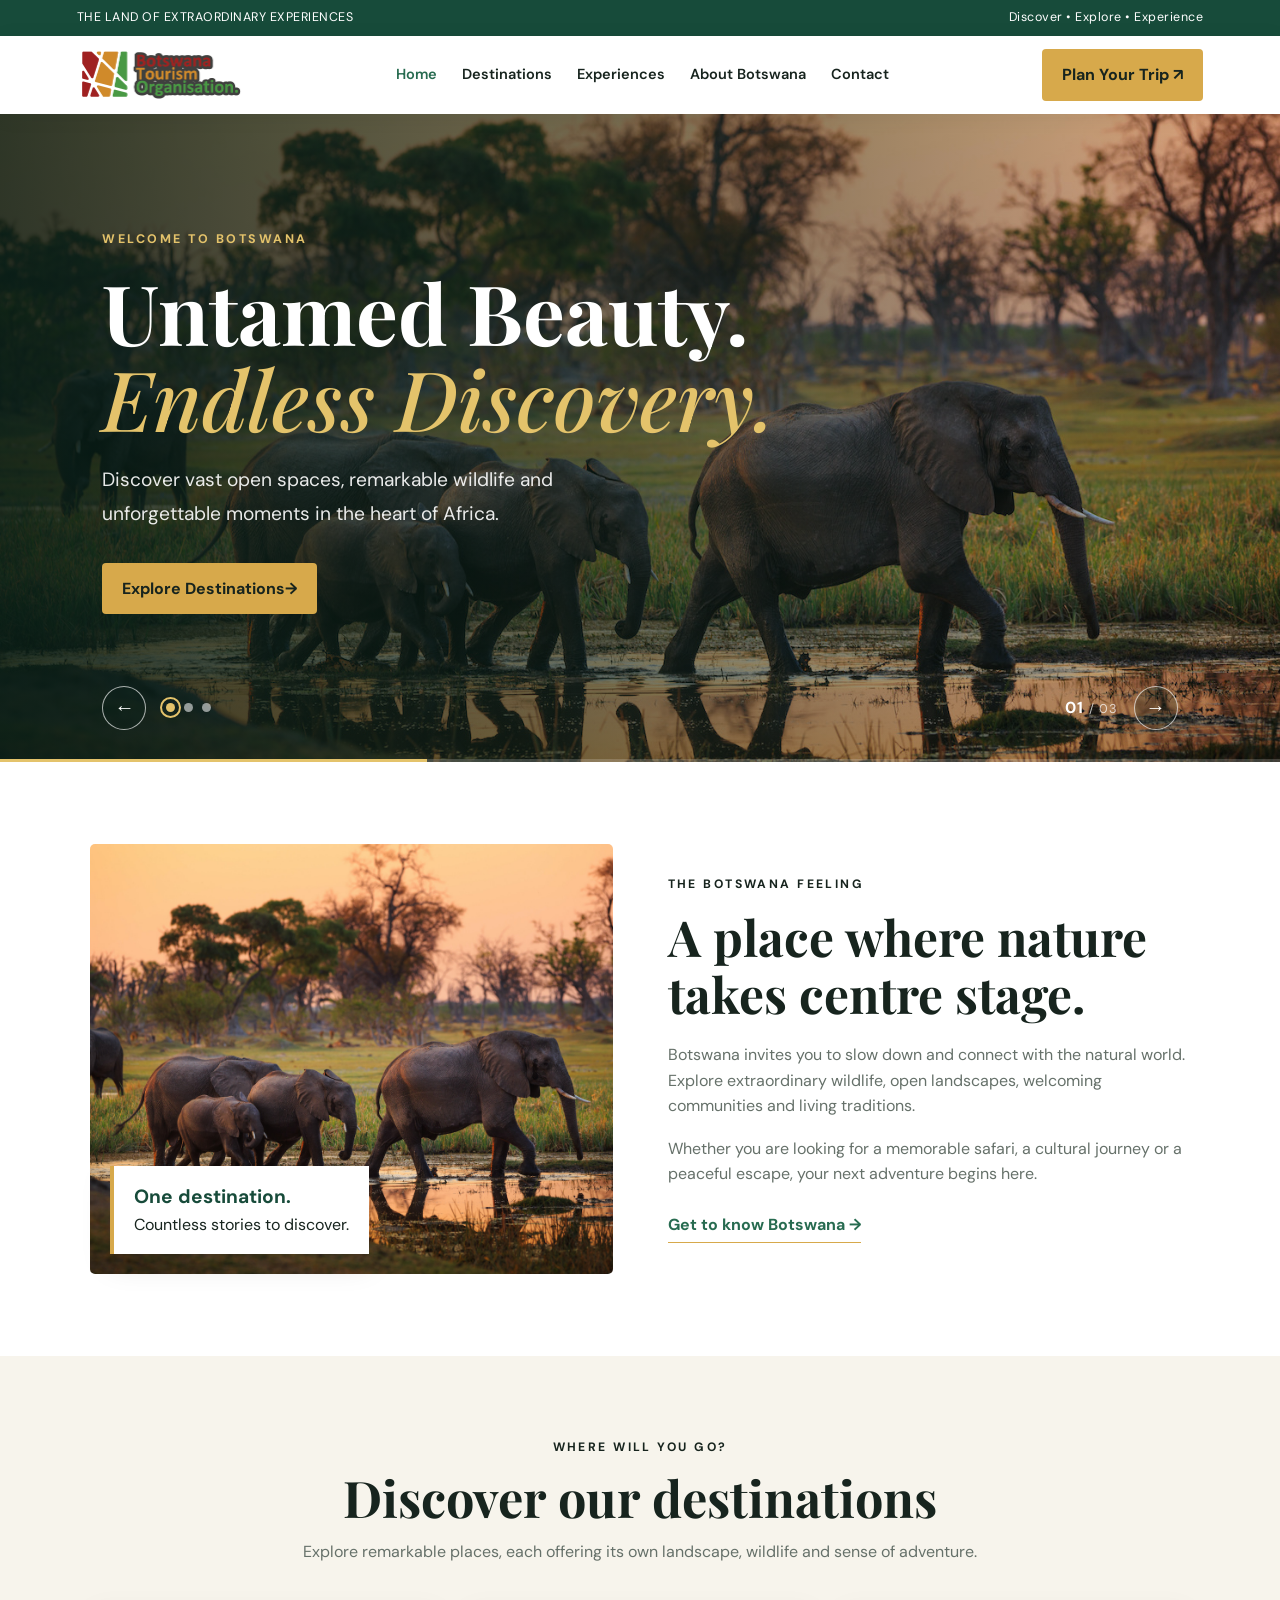
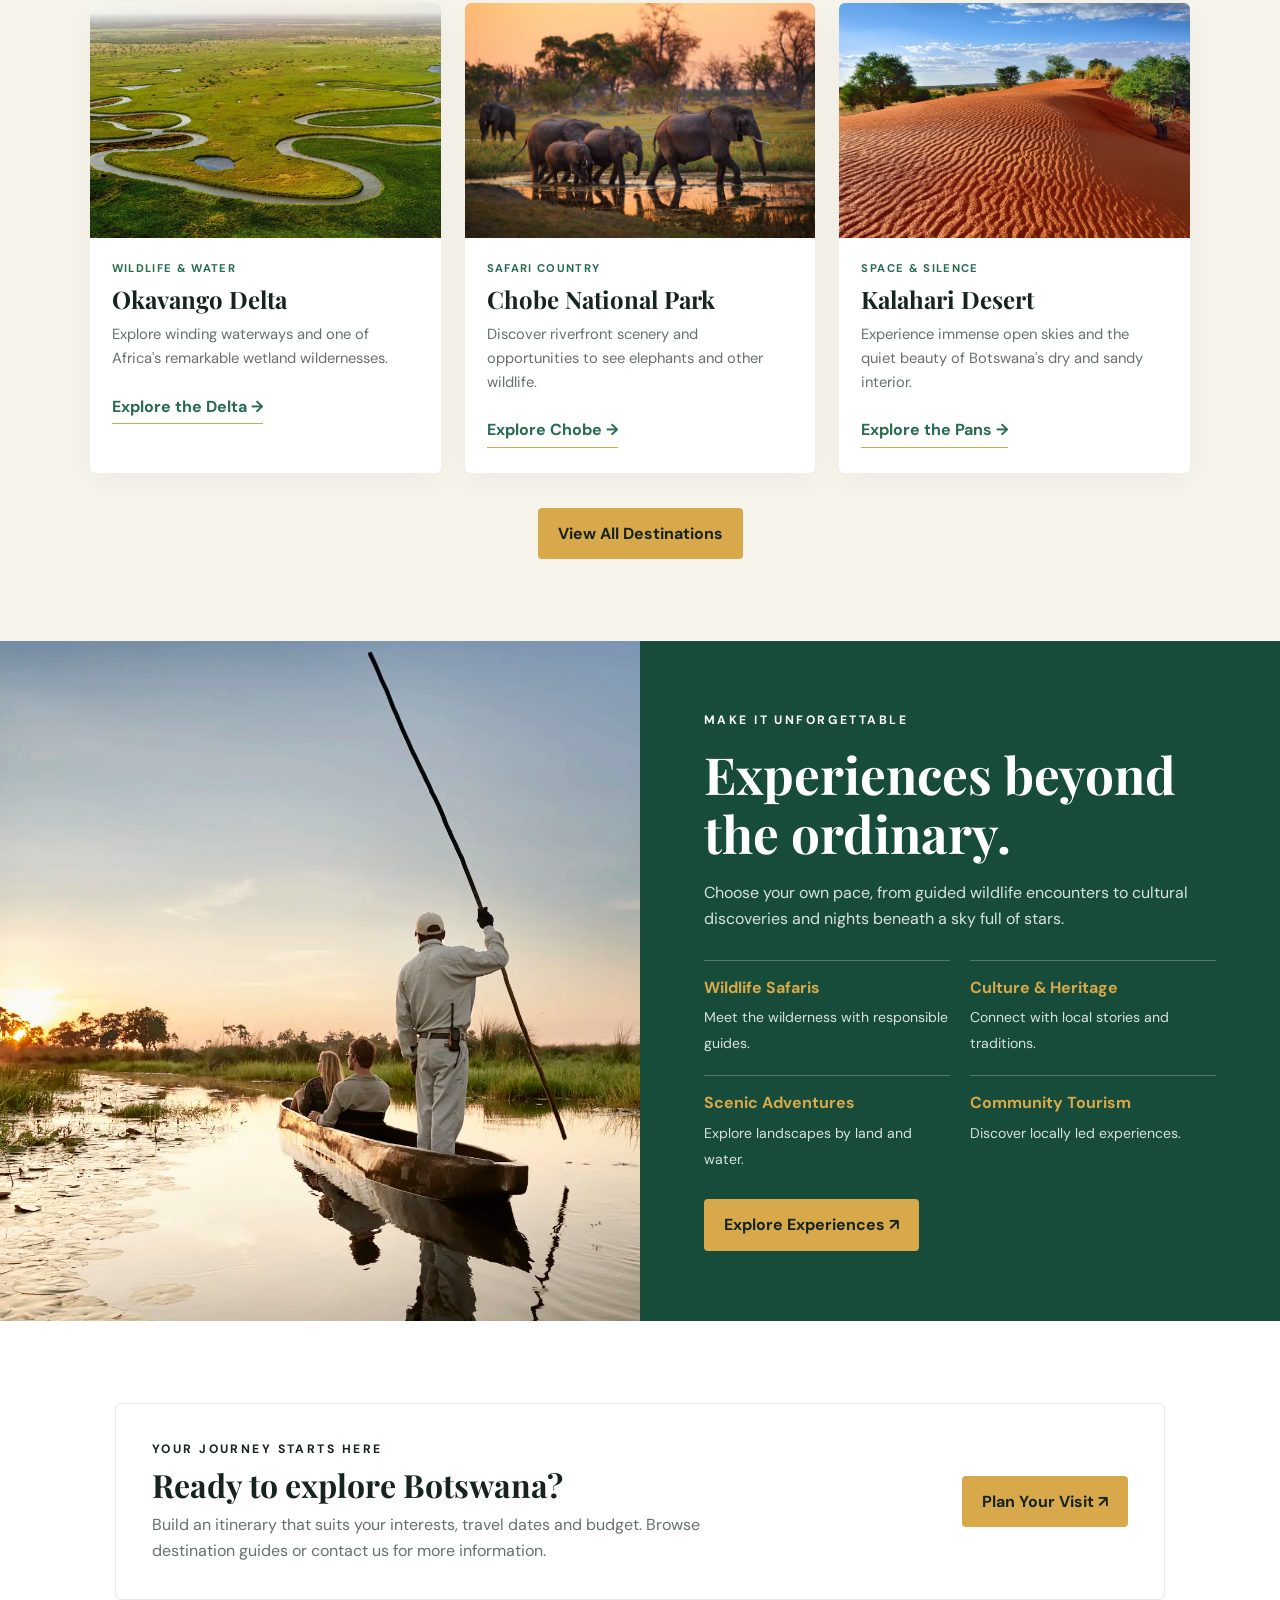
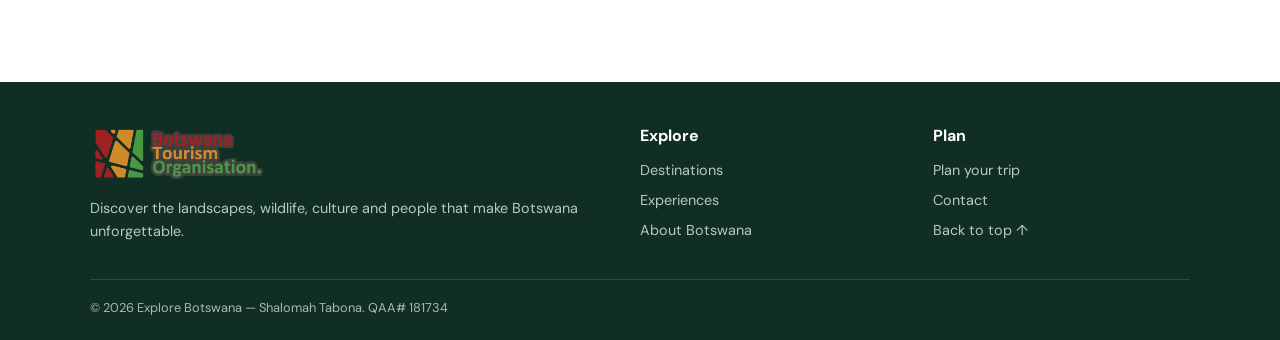
<file: index.html>
<!DOCTYPE html>
<html lang="en">
<head>
  <meta charset="UTF-8">
  <meta name="viewport" content="width=device-width, initial-scale=1.0">
  <meta name="description" content="Discover Botswana's wildlife, landscapes, culture and destinations.">
  <title>Explore Botswana | Home</title>
  <link rel="preconnect" href="https://fonts.googleapis.com">
  <link rel="preconnect" href="https://fonts.gstatic.com" crossorigin>
  <link href="https://fonts.googleapis.com/css2?family=DM+Sans:wght@400;500;600;700&family=Playfair+Display:wght@600;700&display=swap" rel="stylesheet">
  <link rel="stylesheet" href="css/style.css">
  <script src="js/main.js" defer>
    
  </script>
   <style>
    .brand { display: inline-flex; align-items: center; text-decoration: none; }
    .brand-logo { display: block; width: auto; height: 52px; max-width: 230px; object-fit: contain; }
    .brand-footer .brand-logo { height: 55px; max-width: 240px; }
    @media (max-width: 600px) {
      .brand-logo { height: 42px; max-width: 185px; }
      .brand-footer .brand-logo { height: 45px; max-width: 200px; }
    }
  </style>
</head>
<body>
  <div class="topline"><span>THE LAND OF EXTRAORDINARY EXPERIENCES</span><span>Discover • Explore • Experience</span>
  </div>
  <header class="site-header">
    <div class="nav-wrap">
      <a class="brand" href="index.html">
  <img src="images/logo.png" alt="Botswana Tourism Organisation"
       class="brand-logo">
</a>
      <button class="menu-toggle" aria-label="Toggle navigation" aria-expanded="false">☰</button>
      <nav class="site-nav">
        <a class="active" href="index.html">Home</a>
        <a href="pages/destinations.html">Destinations</a>
        <a href="pages/experiences.html">Experiences</a>
        <a href="pages/about.html">About Botswana</a>
        <a href="pages/contact.html">Contact</a>
      </nav>
      <a class="nav-cta" href="pages/contact.html">Plan Your Trip ↗</a>
    </div>
  </header>
  <main>  
  <section class="hero-slider" aria-label="Featured Botswana experiences">
      <div class="hero-slide active" data-slide="0" style="--hero-image: url('../images/Elephant-from-Botswana.jpg');">
        <div class="hero-overlay"></div>
        <div class="hero-content">
          <p class="eyebrow">WELCOME TO BOTSWANA</p>
          <h1>Untamed Beauty.<br><em>Endless Discovery.</em></h1>
          <p class="hero-description">Discover vast open spaces, remarkable wildlife and unforgettable moments in the heart of Africa.</p>
          <a class="btn btn-primary" href="pages/destinations.html">Explore Destinations <span aria-hidden="true">→</span></a>
        </div>

    </div>
    <div class="hero-slide" data-slide="1" style="--hero-image: url('../images/43610_okavango_delta_park_mokoro_yellow_zebra_safaris.webp');">
        <div class="hero-overlay"></div>
        <div class="hero-content">
          <p class="eyebrow">THE JEWEL OF THE KALAHARI</p>
          <h1>Discover the<br><em>Okavango Delta.</em></h1>
          <p class="hero-description">Glide through winding waterways and explore a living oasis filled with extraordinary wildlife.</p>
          <a class="btn btn-primary" href="pages/destinations.html">Discover More <span aria-hidden="true">→</span></a>
        </div>
    </div>
    <div class="hero-slide" data-slide="2" style="--hero-image: url('../images/meerkats-jacks-camp-makgadikgadi-pans-botswana-safari.jpg');">
        <div class="hero-overlay"></div>
        <div class="hero-content">
          <p class="eyebrow">CULTURE • HERITAGE • COMMUNITY</p>
          <h1>Feel the Spirit<br><em>of Botswana.</em></h1>
          <p class="hero-description">Meet welcoming communities, discover local traditions and experience the stories that make Botswana unique.</p>
          <a class="btn btn-primary" href="pages/experiences.html">Explore Experiences <span aria-hidden="true">→</span></a>
        </div>
    </div>
    <div class="hero-controls">
      <button class="slider-arrow slider-prev" type="button" aria-label="Previous slide">←</button>
      <div class="slider-dots" role="group" aria-label="Choose a slide">
        <button class="slider-dot active" type="button" aria-label="Go to slide 1" aria-pressed="true"></button>
        <button class="slider-dot" type="button" aria-label="Go to slide 2" aria-pressed="false"></button>
        <button class="slider-dot" type="button" aria-label="Go to slide 3" aria-pressed="false"></button>
      </div>
      <span class="slide-count"><strong id="current-slide">01</strong> / 03</span>
      <button class="slider-arrow slider-next" type="button" aria-label="Next slide">→</button>
    </div>
    <div class="hero-progress" aria-hidden="true"><span></span></div>
  </section>

    <section class="section">
      <div class="intro-grid">
        <div class="photo-panel photo-intro">
          <div class="photo-note">
            <strong>One destination.</strong>
            <span>Countless stories to discover.</span>
          </div></div>
        <div class="intro-copy">
          <div class="eyebrow">The Botswana feeling</div>
          <h2>A place where nature takes centre stage.</h2>
          <p>Botswana invites you to slow down and connect with the natural world. Explore extraordinary wildlife, open landscapes, welcoming communities and living traditions.</p>
          <p>Whether you are looking for a memorable safari, a cultural journey or a peaceful escape, your next adventure begins here.</p><a class="text-link" href="pages/about.html">Get to know Botswana →</a>
        </div>
      </div>
    </section>
    <section class="section section-cream">
      <div class="section-head"><div class="eyebrow">Where will you go?</div><h2>Discover our destinations</h2><p>Explore remarkable places, each offering its own landscape, wildlife and sense of adventure.</p>
    </div>
      <div class="cards">
        <article class="destination-card"><img src="images/Okavango Land.png" alt="African wildlife safari"><div class="card-body"><div class="card-meta">Wildlife & water</div><h3>Okavango Delta</h3><p>Explore winding waterways and one of Africa's remarkable wetland wildernesses.</p><a class="text-link" href="pages/destinations.html#okavango">Explore the Delta →</a></div></article>
        <article class="destination-card"><img src="images/Elephant-from-Botswana.jpg" alt="Elephants in the wild"><div class="card-body"><div class="card-meta">Safari country</div><h3>Chobe National Park</h3><p>Discover riverfront scenery and opportunities to see elephants and other wildlife.</p><a class="text-link" href="pages/destinations.html#chobe">Explore Chobe →</a></div></article>
        <article class="destination-card"><img src="images/Kalahari desert sands landscape.jpg" alt="Desert landscape"><div class="card-body"><div class="card-meta">Space & silence</div><h3>Kalahari Desert</h3><p>Experience immense open skies and the quiet beauty of Botswana's dry and sandy interior.</p><a class="text-link" href="pages/destinations.html#makgadikgadi">Explore the Pans →</a></div></article>
      </div>
      <div class="center-action"><a class="btn" href="pages/destinations.html">View All Destinations</a>
      </div>
    </section>
    <section class="experience-band"><div class="photo-panel photo-experience">
    </div><div class="experience-copy"><div class="eyebrow">Make it unforgettable</div>
    <h2>Experiences beyond the ordinary.</h2><p>Choose your own pace, from guided wildlife encounters to cultural discoveries and nights beneath a sky full of stars.</p>
    <div class="features"><div class="feature"><strong>Wildlife Safaris</strong><span>Meet the wilderness with responsible guides.</span></div><div class="feature"><strong>Culture & Heritage</strong><span>Connect with local stories and traditions.</span></div><div class="feature"><strong>Scenic Adventures</strong><span>Explore landscapes by land and water.</span></div><div class="feature"><strong>Community Tourism</strong><span>Discover locally led experiences.</span></div></div><a class="btn" href="pages/experiences.html">Explore Experiences ↗</a></div></section>
    <section class="section"><div class="plan-box"><div><div class="eyebrow">Your journey starts here</div><h2>Ready to explore Botswana?</h2><p>Build an itinerary that suits your interests, travel dates and budget. Browse destination guides or contact us for more information.</p></div><a class="btn" href="pages/contact.html">Plan Your Visit ↗</a></div></section>
  </main>
  <footer class="site-footer">
    <div class="footer-grid">
      <div>
       <a class="brand brand-footer" href="index.html" aria-label="Botswana Tourism Organisation home">
          <img src="images/logo.png" alt="Botswana Tourism Organisation" class="brand-logo">
        </a>
        <p>Discover the landscapes, wildlife, culture and people that make Botswana unforgettable.</p>
    </div>
        <div>
        	<h3>Explore</h3>
        	<a href="pages/destinations.html">Destinations</a>
        	<a href="pages/experiences.html">Experiences</a>
        	<a href="pages/about.html">About Botswana</a>
        </div>
        <div>
        	<h3>Plan</h3>
        	<a href="pages/contact.html">Plan your trip</a>
        	<a href="pages/contact.html">Contact</a>
        	<a href="#top">Back to top ↑</a>
       </div>
    </div>
        <div class="copyright">© 2026 Explore Botswana — Shalomah Tabona. QAA# 181734 </div></footer>
</body>
</html>
</file>
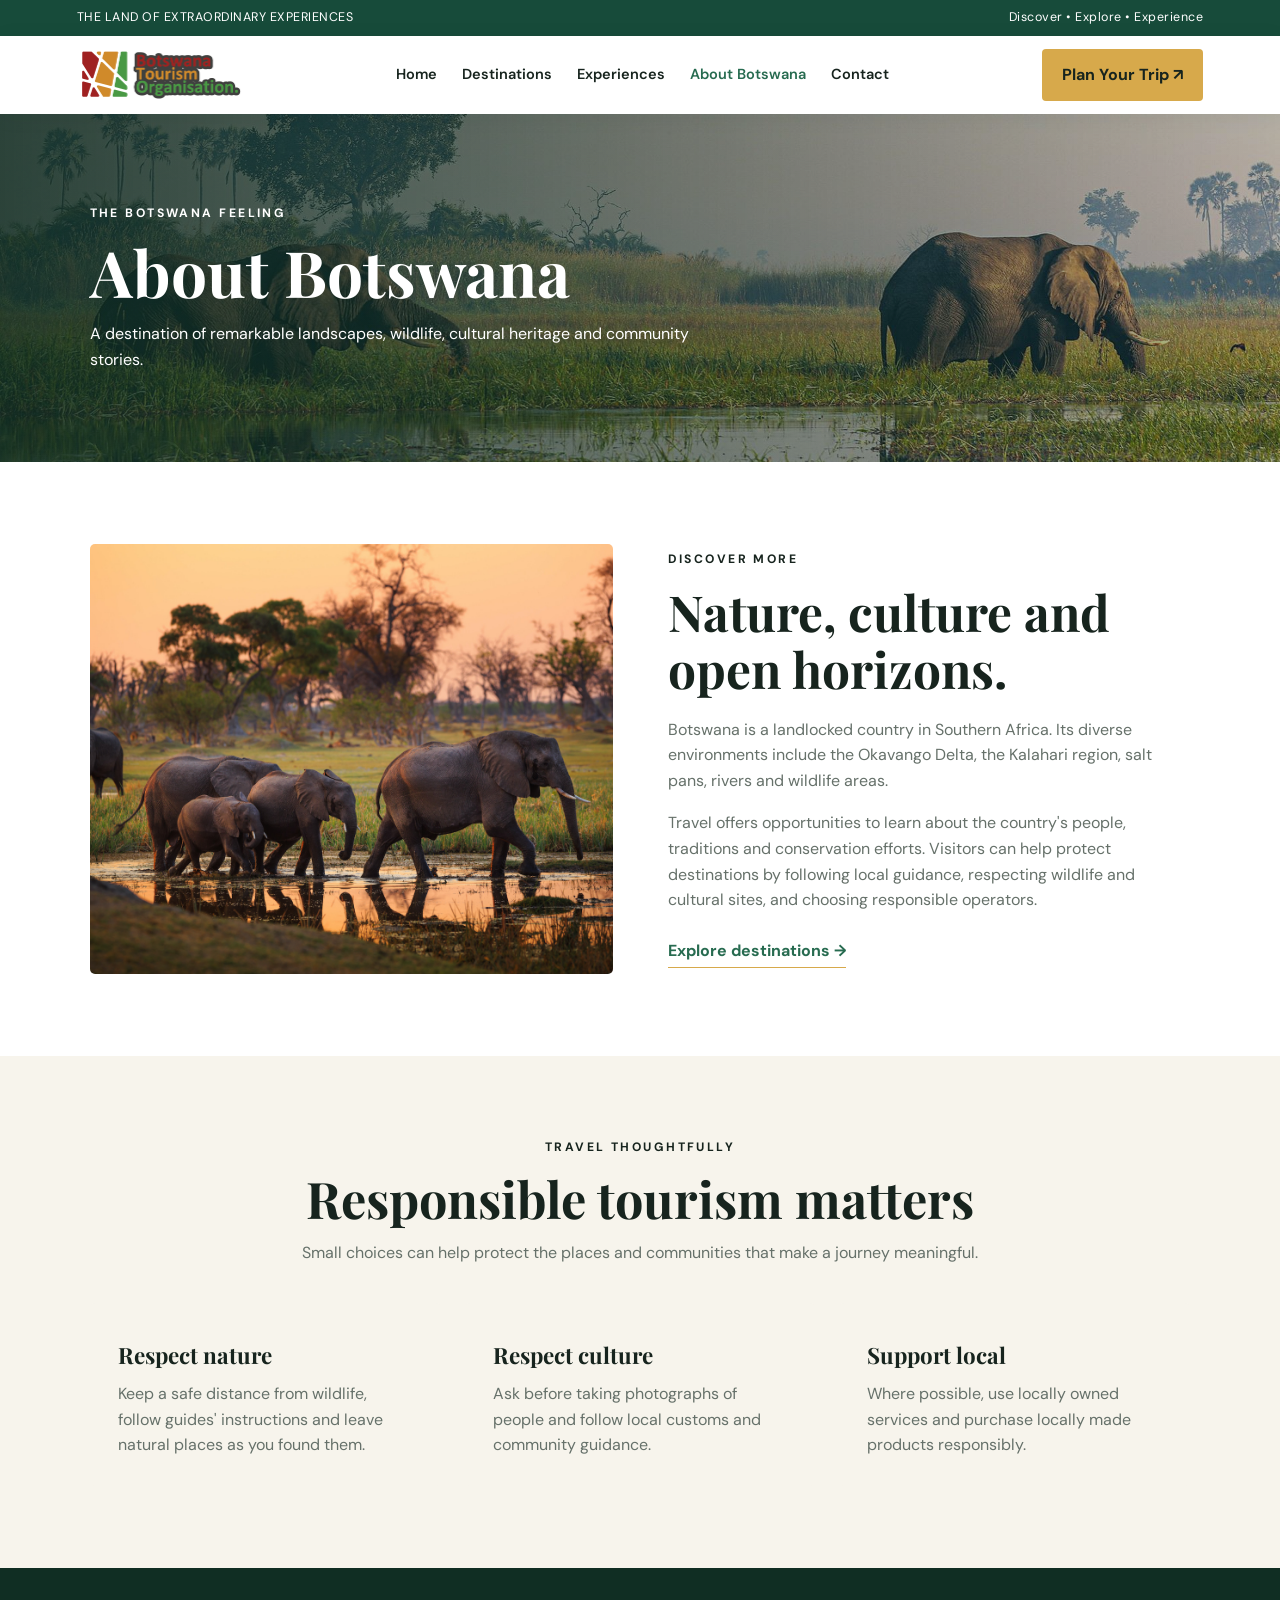
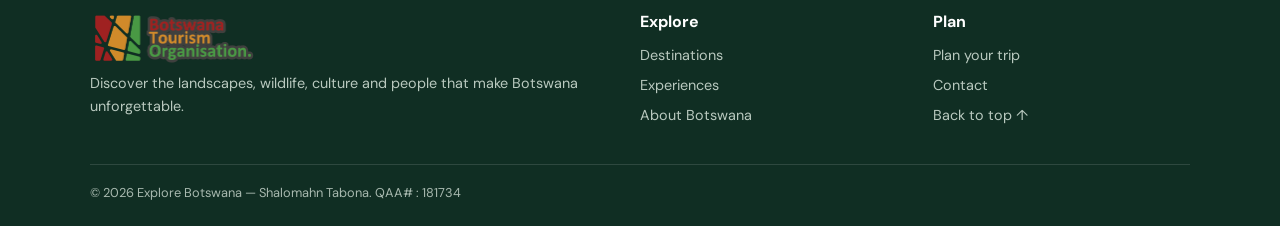
<file: pages/about.html>
<!DOCTYPE html>
<html lang="en"><head><meta charset="UTF-8"><meta name="viewport" content="width=device-width, initial-scale=1.0">
<meta name="description" content="About Botswana - Explore Botswana tourism website.">
<title>About Botswana | Explore Botswana</title>
<link rel="preconnect" href="https://fonts.googleapis.com">
<link rel="preconnect" href="https://fonts.gstatic.com" crossorigin>
<link href="https://fonts.googleapis.com/css2?family=DM+Sans:wght@400;500;600;700&family=Playfair+Display:wght@600;700&display=swap" rel="stylesheet">
<link rel="stylesheet" href="../css/style.css">
<script src="../js/main.js" defer>
</script>
  <style>
    .brand { display: inline-flex; align-items: center; text-decoration: none; }
    .brand-logo { display: block; width: auto; height: 52px; max-width: 230px; object-fit: contain; }
    .brand-footer .brand-logo { height: 55px; max-width: 240px; }
    @media (max-width: 600px) {
      .brand-logo { height: 42px; max-width: 185px; }
      .brand-footer .brand-logo { height: 45px; max-width: 200px; }
    }
  </style>
</head>
<body>
<div class="topline"><span>THE LAND OF EXTRAORDINARY EXPERIENCES</span><span>Discover • Explore • Experience</span>
</div>
<header class="site-header">
	<div class="nav-wrap">
      <a class="brand" href="../index.html">
  <img src="../images/logo.png" alt="Botswana Tourism Organisation"
       class="brand-logo">
  </a>
<button class="menu-toggle" aria-label="Toggle navigation" aria-expanded="false">☰</button><nav class="site-nav"><a class="" href="../index.html">Home</a>
<a class="" href="destinations.html">Destinations</a>
<a class="" href="experiences.html">Experiences</a>
<a class="active" href="about.html">About Botswana</a>
<a class="" href="contact.html">Contact</a>
</nav>
<a class="nav-cta" href="contact.html">Plan Your Trip ↗</a>
</div>
</header>
<main><section class="page-hero"><div class="eyebrow">The Botswana feeling</div><h1>About Botswana</h1><p>A destination of remarkable landscapes, wildlife, cultural heritage and community stories.</p></section>
<section class="section"><div class="intro-grid"><div class="photo-panel photo-intro"></div><div class="intro-copy"><div class="eyebrow">Discover more</div><h2>Nature, culture and open horizons.</h2><p>Botswana is a landlocked country in Southern Africa. Its diverse environments include the Okavango Delta, the Kalahari region, salt pans, rivers and wildlife areas.</p><p>Travel offers opportunities to learn about the country's people, traditions and conservation efforts. Visitors can help protect destinations by following local guidance, respecting wildlife and cultural sites, and choosing responsible operators.</p><a class="text-link" href="destinations.html">Explore destinations →</a></div></div></section>
<section class="section section-cream"><div class="section-head"><div class="eyebrow">Travel thoughtfully</div><h2>Responsible tourism matters</h2><p>Small choices can help protect the places and communities that make a journey meaningful.</p></div><div class="info-grid"><div class="info-card"><h3>Respect nature</h3><p>Keep a safe distance from wildlife, follow guides' instructions and leave natural places as you found them.</p></div><div class="info-card"><h3>Respect culture</h3><p>Ask before taking photographs of people and follow local customs and community guidance.</p></div><div class="info-card"><h3>Support local</h3><p>Where possible, use locally owned services and purchase locally made products responsibly.</p></div></div></section>
</main>
<footer class="site-footer">
	<div class="footer-grid">
		<div>
      <a class="brand" href="../index.html">
  <img src="../images/logo.png" alt="Botswana Tourism Organisation"
       class="brand-logo">
</a>
	 <p>Discover the landscapes, wildlife, culture and people that make Botswana unforgettable.</p></div><div><h3>Explore</h3><a href="destinations.html">Destinations</a><a href="experiences.html">Experiences</a><a href="about.html">About Botswana</a></div><div><h3>Plan</h3><a href="contact.html">Plan your trip</a><a href="contact.html">Contact</a><a href="#top">Back to top ↑</a></div></div><div class="copyright">© 2026 Explore Botswana — Shalomahn Tabona. QAA# : 181734 </div>
  </footer>
</body>
</html>
</file>
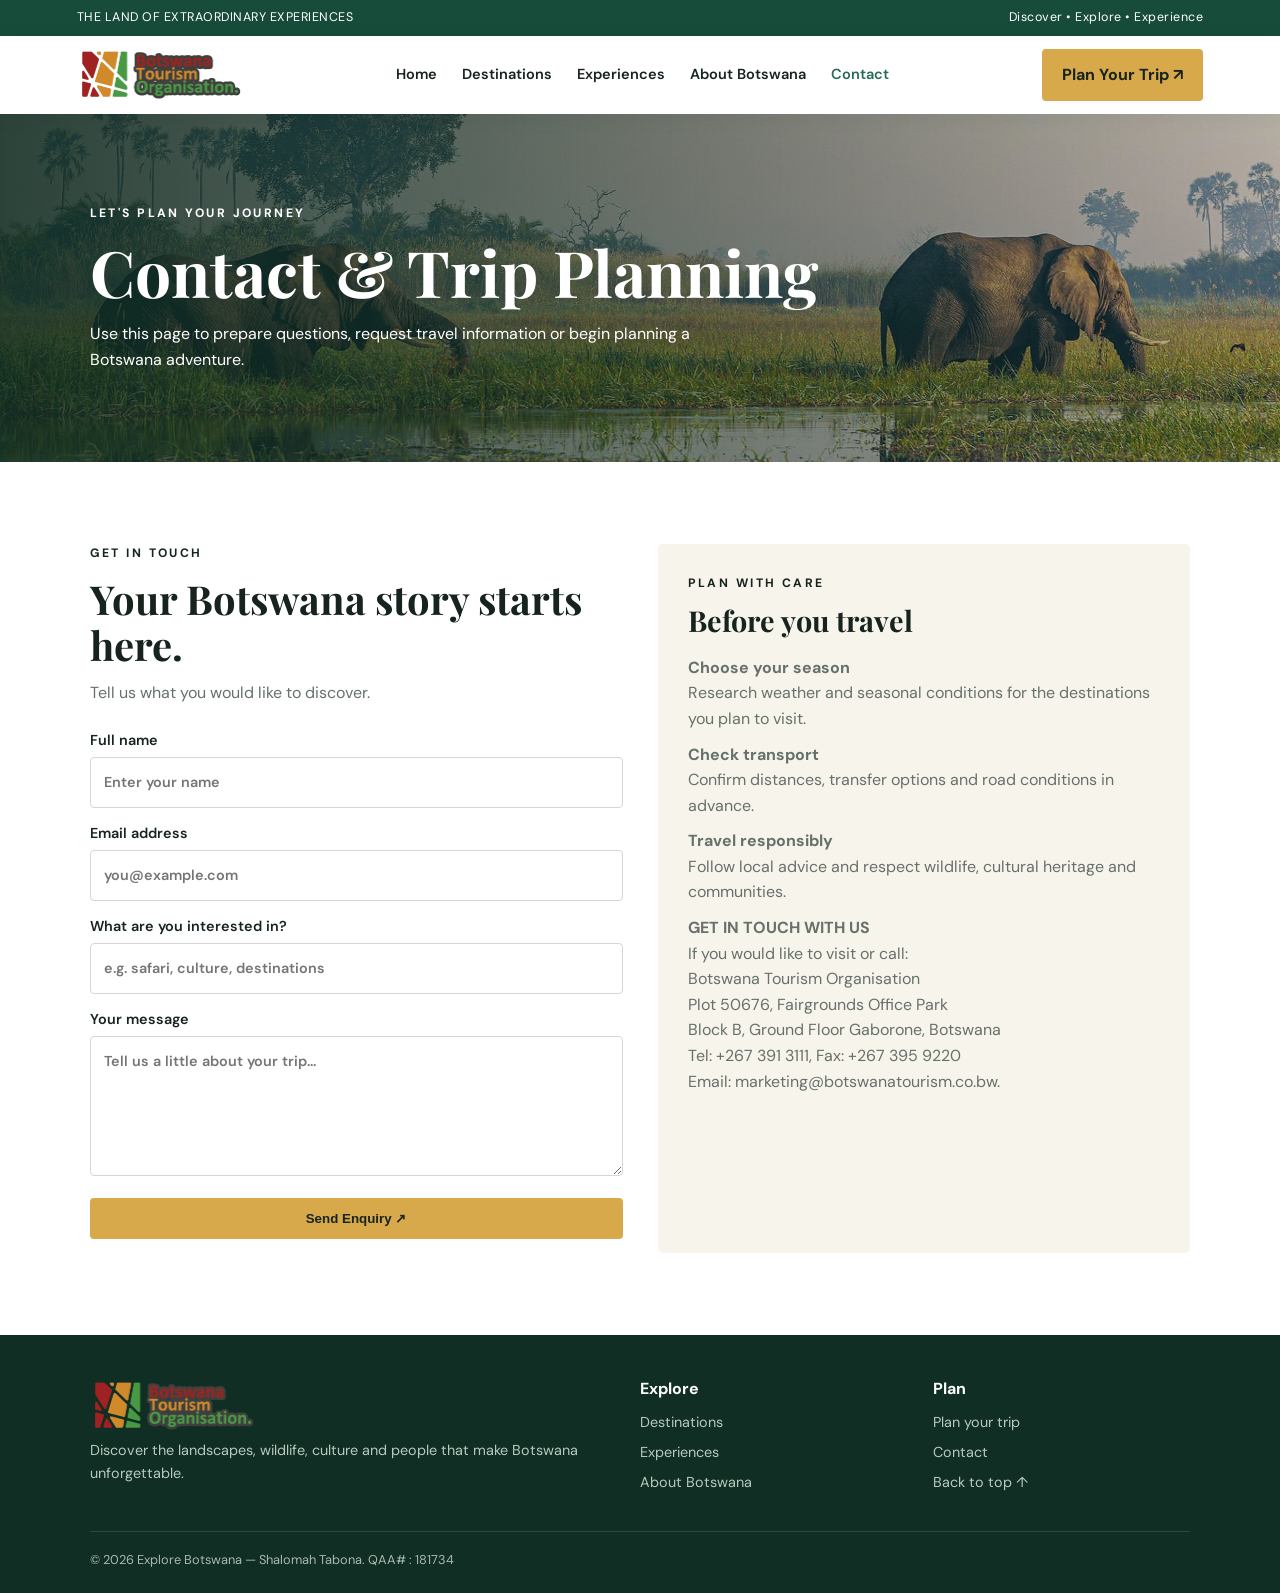
<file: pages/contact.html>
<!DOCTYPE html>
<html lang="en"><head><meta charset="UTF-8"><meta name="viewport" content="width=device-width, initial-scale=1.0">
<meta name="description" content="Contact & Trip Planning - Explore Botswana tourism website.">
<title>Contact & Trip Planning | Explore Botswana</title>
<link rel="preconnect" href="https://fonts.googleapis.com">
<link rel="preconnect" href="https://fonts.gstatic.com" crossorigin>
<link href="https://fonts.googleapis.com/css2?family=DM+Sans:wght@400;500;600;700&family=Playfair+Display:wght@600;700&display=swap" rel="stylesheet">
<link rel="stylesheet" href="../css/style.css">
<script src="../js/main.js" defer>
</script>
 <style>
    .brand { display: inline-flex; align-items: center; text-decoration: none; }
    .brand-logo { display: block; width: auto; height: 52px; max-width: 230px; object-fit: contain; }
    .brand-footer .brand-logo { height: 55px; max-width: 240px; }
    @media (max-width: 600px) {
      .brand-logo { height: 42px; max-width: 185px; }
      .brand-footer .brand-logo { height: 45px; max-width: 200px; }
    }
  </style>
</head>
<body>
<div class="topline">
	<span>THE LAND OF EXTRAORDINARY EXPERIENCES</span>
	<span>Discover • Explore • Experience</span>
</div>
<header class="site-header">
	<div class="nav-wrap">
      <a class="brand" href="../index.html">
  <img src="../images/logo.png" alt="Botswana Tourism Organisation"
       class="brand-logo">
</a>
<button class="menu-toggle" aria-label="Toggle navigation" aria-expanded="false">☰</button>
<nav class="site-nav">
<a class="" href="../index.html">Home</a>
<a class="" href="destinations.html">Destinations</a>
<a class="" href="experiences.html">Experiences</a>
<a class="" href="about.html">About Botswana</a>
<a class="active" href="contact.html">Contact</a>
</nav>
<a class="nav-cta" href="contact.html">Plan Your Trip ↗</a>
</div>
</header>
<main>
	<section class="page-hero">
		<div class="eyebrow">Let's plan your journey</div>
		<h1>Contact & Trip Planning</h1><p>Use this page to prepare questions, request travel information or begin planning a Botswana adventure.</p>
	</section>
<section class="section"><div class="content-wrap contact-grid"><div><div class="eyebrow">Get in touch</div><h2 style="font-size:2.5rem;margin:12px 0">Your Botswana story starts here.</h2><p style="color:var(--muted);margin-bottom:24px">Tell us what you would like to discover.</p>
<form class="contact-form" id="contactForm"><label>Full name<input name="name" type="text" placeholder="Enter your name" required></label><label>Email address<input name="email" type="email" placeholder="you@example.com" required></label><label>What are you interested in?<input name="interest" type="text" placeholder="e.g. safari, culture, destinations"></label><label>Your message<textarea name="message" placeholder="Tell us a little about your trip..." required></textarea></label><button class="btn" type="submit">Send Enquiry ↗</button><p class="form-notice" id="formNotice" aria-live="polite"></p></form></div>
<aside class="contact-info"><div class="eyebrow">Plan with care</div><h2 style="font-size:1.8rem;margin:10px 0 18px">Before you travel</h2><p><strong>Choose your season</strong><br>Research weather and seasonal conditions for the destinations you plan to visit.</p><p><strong>Check transport</strong><br>Confirm distances, transfer options and road conditions in advance.</p><p><strong>Travel responsibly</strong><br>Follow local advice and respect wildlife, cultural heritage and communities.</p><p><strong>GET IN TOUCH WITH US</strong><br>If you would like to visit or call:
<br>
Botswana Tourism Organisation
<br>
Plot 50676, Fairgrounds Office Park
<br>
Block B, Ground Floor
Gaborone, Botswana
<br>
Tel: +267 391 3111, Fax: +267 395 9220
<br>
Email: marketing@botswanatourism.co.bw.</p></aside></div></section>
</main>
<footer class="site-footer">
	<div class="footer-grid">
		<div>
      <a class="brand" href="../index.html">
  <img src="../images/logo.png" alt="Botswana Tourism Organisation"
       class="brand-logo">
			</a>
			<p>Discover the landscapes, wildlife, culture and people that make Botswana unforgettable.</p>
		</div><div><h3>Explore</h3><a href="destinations.html">Destinations</a><a href="experiences.html">Experiences</a><a href="about.html">About Botswana</a></div><div><h3>Plan</h3><a href="contact.html">Plan your trip</a><a href="contact.html">Contact</a><a href="#top">Back to top ↑</a></div></div><div class="copyright">© 2026 Explore Botswana — Shalomah Tabona. QAA# : 181734 </div></footer></body></html>
</file>
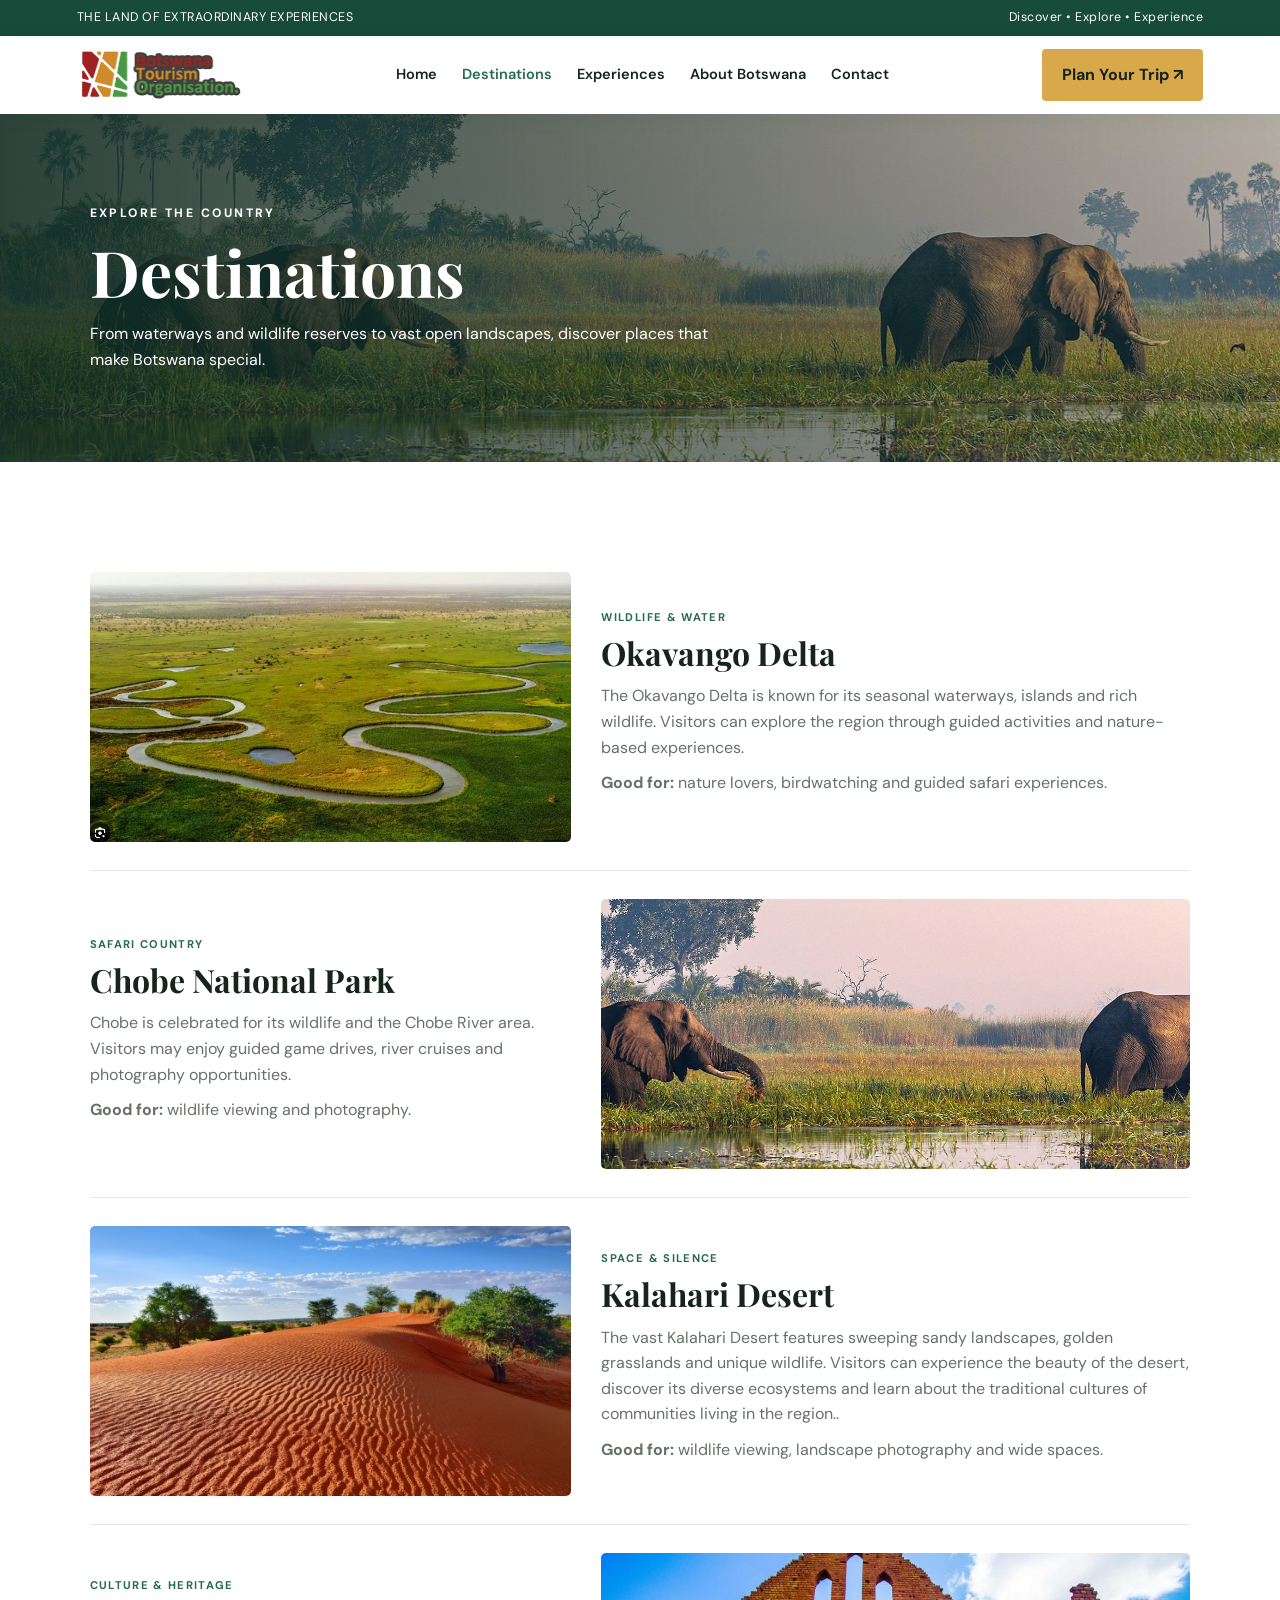
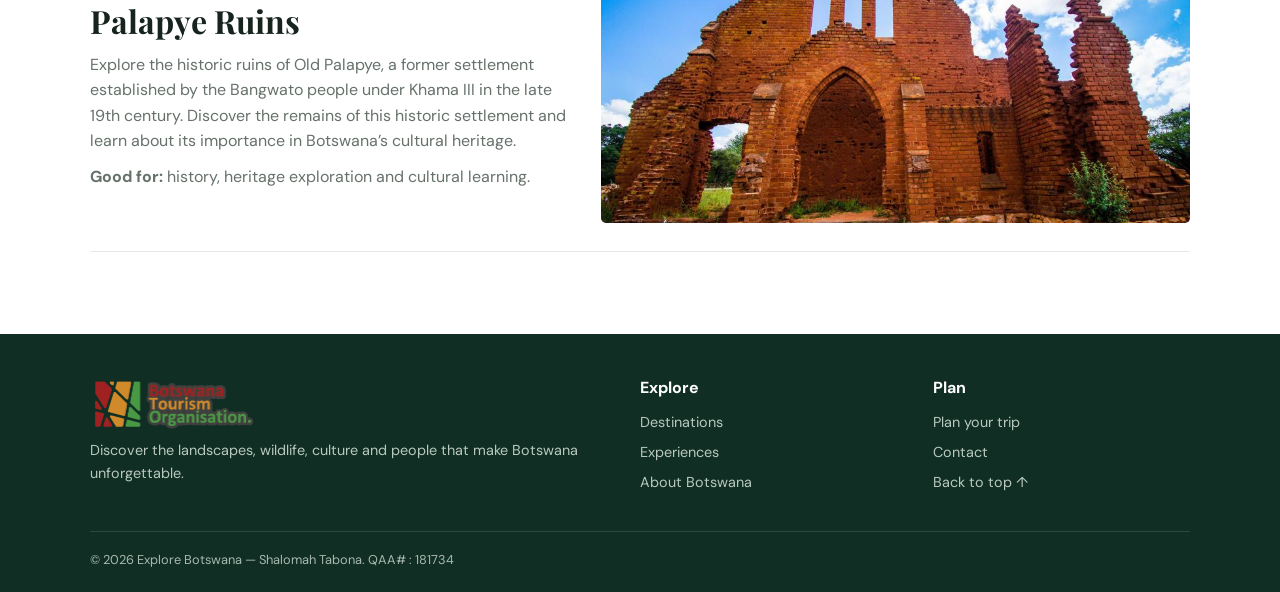
<file: pages/destinations.html>
<!DOCTYPE html>
<html lang="en"><head><meta charset="UTF-8"><meta name="viewport" content="width=device-width, initial-scale=1.0">
<meta name="description" content="Destinations - Explore Botswana tourism website."><title>Destinations | Explore Botswana</title>
<link rel="preconnect" href="https://fonts.googleapis.com">
<link rel="preconnect" href="https://fonts.gstatic.com" crossorigin>
<link href="https://fonts.googleapis.com/css2?family=DM+Sans:wght@400;500;600;700&family=Playfair+Display:wght@600;700&display=swap" rel="stylesheet">
<link rel="stylesheet" href="../css/style.css">
<script src="../js/main.js" defer>
	</script>
<style>
    .brand { display: inline-flex; align-items: center; text-decoration: none; }
    .brand-logo { display: block; width: auto; height: 52px; max-width: 230px; object-fit: contain; }
    .brand-footer .brand-logo { height: 55px; max-width: 240px; }
    @media (max-width: 600px) {
      .brand-logo { height: 42px; max-width: 185px; }
      .brand-footer .brand-logo { height: 45px; max-width: 200px; }
    }
  </style>
</head>
<body>
<div class="topline"><span>THE LAND OF EXTRAORDINARY EXPERIENCES</span><span>Discover • Explore • Experience</span>
</div>
<header class="site-header">
	<div class="nav-wrap">
      <a class="brand" href="../index.html">
  <img src="../images/logo.png" alt="Botswana Tourism Organisation"
       class="brand-logo">
</a>
<button class="menu-toggle" aria-label="Toggle navigation" aria-expanded="false">☰</button><nav class="site-nav"><a class="" href="../index.html">Home</a>
<a class="active" href="destinations.html">Destinations</a>
<a class="" href="experiences.html">Experiences</a>
<a class="" href="about.html">About Botswana</a>
<a class="" href="contact.html">Contact</a>
</nav>
<a class="nav-cta" href="contact.html">Plan Your Trip ↗</a>
</div>
</header>
<main><section class="page-hero"><div class="eyebrow">Explore the country</div><h1>Destinations</h1><p>From waterways and wildlife reserves to vast open landscapes, discover places that make Botswana special.</p>
</section>
<section class="section"><div class="content-wrap">
<div class="destination-row" id="okavango"><img src="../images/Okavango Land.png" alt="African safari landscape"><div><div class="card-meta">Wildlife & water</div><h2>Okavango Delta</h2><p>The Okavango Delta is known for its seasonal waterways, islands and rich wildlife. Visitors can explore the region through guided activities and nature-based experiences.</p><p><strong>Good for:</strong> nature lovers, birdwatching and guided safari experiences.</p>
</div>
</div>
<div class="destination-row" id="chobe">
	<img src="../images/Chiefs-Island-Slider-03.jpg" alt="Elephants in nature">
	<div>
		<div class="card-meta">Safari country</div>
	<h2>Chobe National Park</h2><p>Chobe is celebrated for its wildlife and the Chobe River area. Visitors may enjoy guided game drives, river cruises and photography opportunities.</p>
	<p>
		<strong>Good for:</strong> wildlife viewing and photography.</p>
	</div>
</div>
<div class="destination-row" id="kalahari">
	<img src="../images/Kalahari desert sands landscape.jpg" alt="Wide desert scenery"><div><div class="card-meta">Space & silence</div><h2>Kalahari Desert</h2><p>The vast Kalahari Desert features sweeping sandy landscapes, golden grasslands and unique wildlife. Visitors can experience the beauty of the desert, discover its diverse ecosystems and learn about the traditional cultures of communities living in the region..</p><p><strong>Good for:</strong> wildlife viewing, landscape photography
    and wide spaces.</p>
</div>
</div>
<div class="destination-row" id="palapye">
	<img src="../images/Old-Palapye.jpg" alt="Old Palapye building">
	<div>
		<div class="card-meta">Culture & heritage</div><h2>Palapye Ruins</h2><p>Explore the historic ruins of Old Palapye, a former settlement established by the Bangwato people under Khama III in the late 19th century. Discover the remains of this historic settlement and learn about its importance in Botswana’s cultural heritage.</p><p><strong>Good for:</strong> history, heritage exploration and cultural learning.</p>
	</div></div>
</div></section></main>
<footer class="site-footer">
	<div class="footer-grid">
		<div>
      <a class="brand" href="../index.html">
  <img src="../images/logo.png" alt="Botswana Tourism Organisation"
       class="brand-logo">
    </a>
			<p>Discover the landscapes, wildlife, culture and people that make Botswana unforgettable.</p>
		</div>
		<div>
			<h3>Explore</h3><a href="destinations.html">Destinations</a><a href="experiences.html">Experiences</a><a href="about.html">About Botswana</a></div><div><h3>Plan</h3><a href="contact.html">Plan your trip</a><a href="contact.html">Contact</a><a href="#top">Back to top ↑</a></div></div><div class="copyright">© 2026 Explore Botswana — Shalomah Tabona. QAA# : 181734 </div>
		</footer>
	</body>
	</html>
</file>
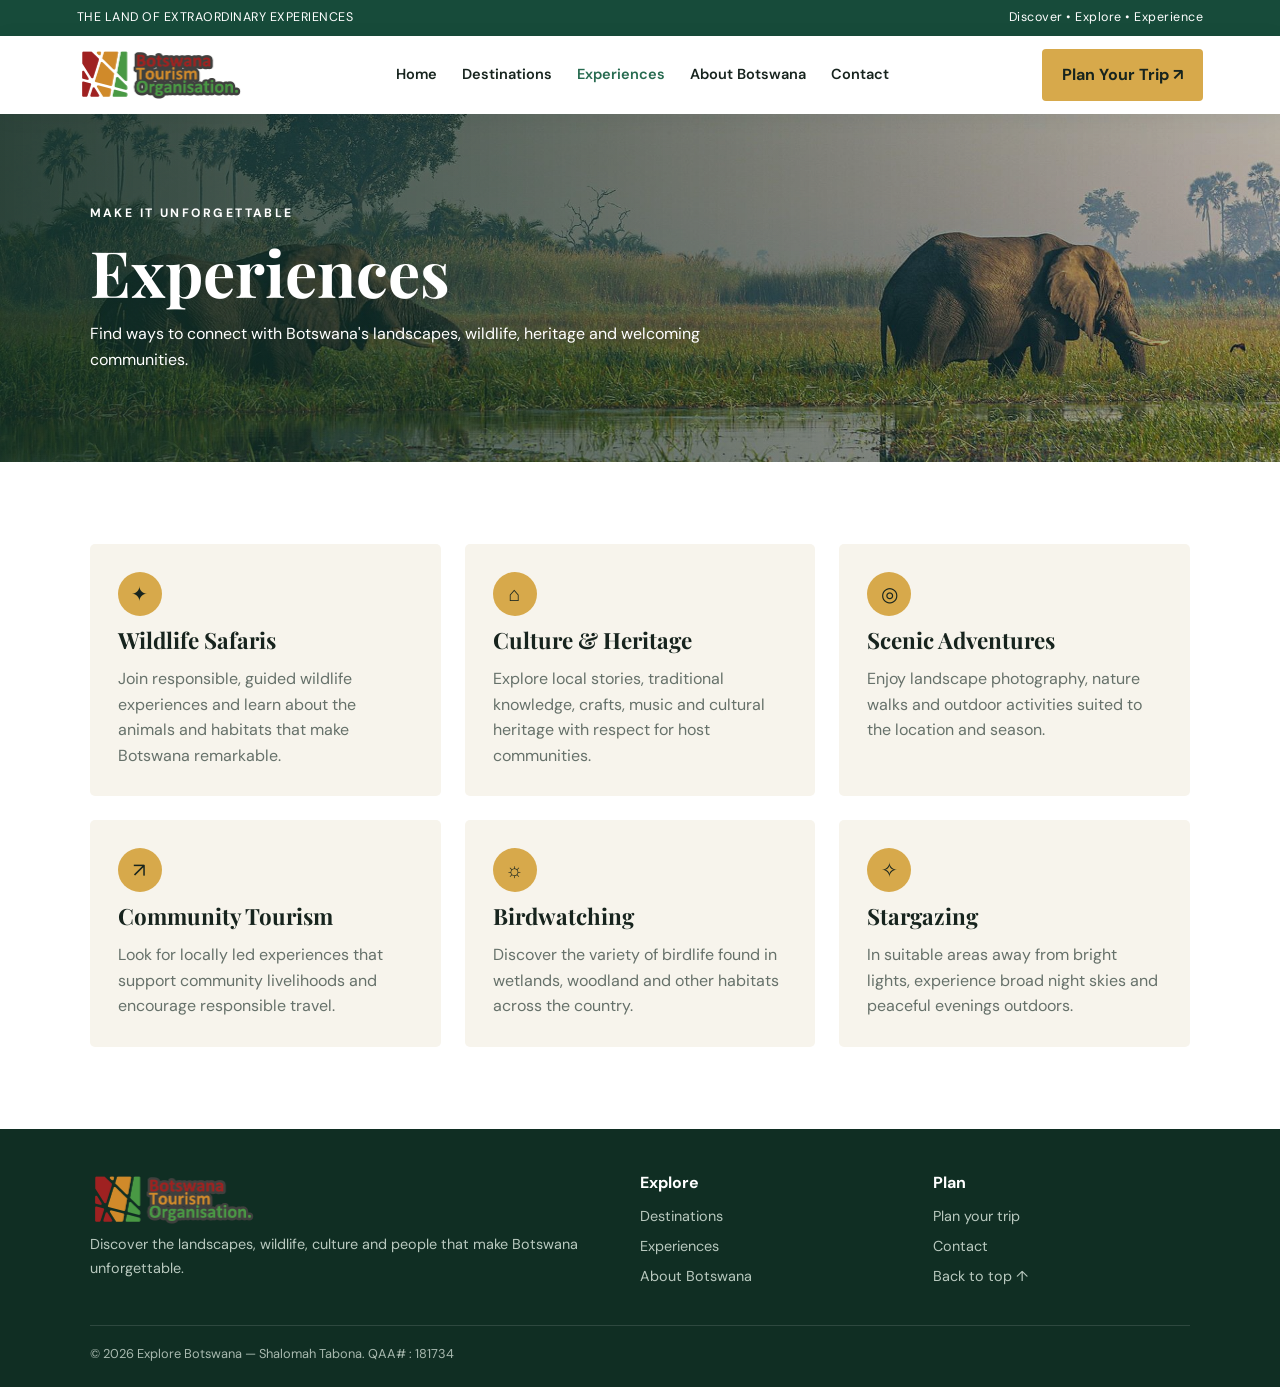
<file: pages/experiences.html>
<!DOCTYPE html>
<html lang="en"><head><meta charset="UTF-8"><meta name="viewport" content="width=device-width, initial-scale=1.0">
<meta name="description" content="Experiences - Explore Botswana tourism website."><title>Experiences | Explore Botswana</title>
<link rel="preconnect" href="https://fonts.googleapis.com">
<link rel="preconnect" href="https://fonts.gstatic.com" crossorigin>
<link href="https://fonts.googleapis.com/css2?family=DM+Sans:wght@400;500;600;700&family=Playfair+Display:wght@600;700&display=swap" rel="stylesheet">
<link rel="stylesheet" href="../css/style.css">
<script src="../js/main.js" defer>
	</script>
	<style>
    .brand { display: inline-flex; align-items: center; text-decoration: none; }
    .brand-logo { display: block; width: auto; height: 52px; max-width: 230px; object-fit: contain; }
    .brand-footer .brand-logo { height: 55px; max-width: 240px; }
    @media (max-width: 600px) {
      .brand-logo { height: 42px; max-width: 185px; }
      .brand-footer .brand-logo { height: 45px; max-width: 200px; }
    }
  </style>
</head>
<body>
<div class="topline"><span>THE LAND OF EXTRAORDINARY EXPERIENCES</span>
	<span>Discover • Explore • Experience</span>
</div>
<header class="site-header">
	<div class="nav-wrap">
      <a class="brand" href="../index.html">
  <img src="../images/logo.png" alt="Botswana Tourism Organisation"
       class="brand-logo">
	</a>
<button class="menu-toggle" aria-label="Toggle navigation" aria-expanded="false">☰</button><nav class="site-nav">
     <a class="" href="../index.html">Home</a>
<a class="" href="destinations.html">Destinations</a>
<a class="active" href="experiences.html">Experiences</a>
<a class="" href="about.html">About Botswana</a>
<a class="" href="contact.html">Contact</a></nav><a class="nav-cta" href="contact.html">Plan Your Trip ↗</a>
</div>
</header>
<main><section class="page-hero"><div class="eyebrow">Make it unforgettable</div><h1>Experiences</h1><p>Find ways to connect with Botswana's landscapes, wildlife, heritage and welcoming communities.</p></section>
<section class="section"><div class="content-wrap"><div class="info-grid">
<div class="info-card"><div class="icon-circle">✦</div><h3>Wildlife Safaris</h3><p>Join responsible, guided wildlife experiences and learn about the animals and habitats that make Botswana remarkable.</p></div>
<div class="info-card"><div class="icon-circle">⌂</div><h3>Culture & Heritage</h3><p>Explore local stories, traditional knowledge, crafts, music and cultural heritage with respect for host communities.</p></div>
<div class="info-card"><div class="icon-circle">◎</div><h3>Scenic Adventures</h3><p>Enjoy landscape photography, nature walks and outdoor activities suited to the location and season.</p></div>
<div class="info-card"><div class="icon-circle">↗</div><h3>Community Tourism</h3><p>Look for locally led experiences that support community livelihoods and encourage responsible travel.</p></div>
<div class="info-card"><div class="icon-circle">☼</div><h3>Birdwatching</h3><p>Discover the variety of birdlife found in wetlands, woodland and other habitats across the country.</p></div>
<div class="info-card"><div class="icon-circle">✧</div><h3>Stargazing</h3><p>In suitable areas away from bright lights, experience broad night skies and peaceful evenings outdoors.</p>
</div>
</div>
</div>
</section>
</main>
<footer class="site-footer"><div class="footer-grid">
	<div>
      <a class="brand" href="../index.html">
  <img src="../images/logo.png" alt="Botswana Tourism Organisation"
       class="brand-logo">
	</a>
	<p>Discover the landscapes, wildlife, culture and people that make Botswana unforgettable.</p></div><div><h3>Explore</h3><a href="destinations.html">Destinations</a><a href="experiences.html">Experiences</a><a href="about.html">About Botswana</a></div><div><h3>Plan</h3><a href="contact.html">Plan your trip</a><a href="contact.html">Contact</a><a href="#top">Back to top ↑</a></div></div><div class="copyright">© 2026 Explore Botswana — Shalomah Tabona. QAA# : 181734 </div>
</footer>
</body>
</html>
</file>
<file: css/style.css>
:root{--green:#174b3a;--green2:#276b50;--gold:#d7a94b;--cream:#f7f4ec;--ink:#17241e;--muted:#66716a}
*{box-sizing:border-box;margin:0;padding:0}html{scroll-behavior:smooth}body{font-family:'DM Sans',sans-serif;color:var(--ink);background:#fff;line-height:1.6}a{color:inherit;text-decoration:none}img{display:block;width:100%;object-fit:cover}
.topline{background:var(--green);color:#fff;padding:8px 6%;display:flex;justify-content:space-between;gap:12px;font-size:.78rem;letter-spacing:.04em}
.site-header{position:sticky;top:0;z-index:10;background:#fff;box-shadow:0 3px 20px #102b2010}.nav-wrap{min-height:78px;display:flex;align-items:center;justify-content:space-between;gap:24px;padding:0 6%}
.brand{display:flex;align-items:center;gap:11px;font-weight:700;color:var(--green);letter-spacing:.02em}.brand-mark{width:42px;height:42px;display:grid;place-items:center;background:var(--gold);color:var(--green);border-radius:50% 50% 50% 10%;font-size:1.25rem}.brand small{display:block;color:var(--muted);font-size:.65rem;font-weight:500;letter-spacing:.15em}
.site-nav{display:flex;align-items:center;gap:25px;font-size:.91rem;font-weight:600}.site-nav a:hover,.site-nav a.active{color:var(--green2)}.nav-cta,.btn{display:inline-flex;align-items:center;justify-content:center;border:0;border-radius:4px;background:var(--gold);color:#17241e;font-weight:700;padding:13px 20px;cursor:pointer;transition:.2s}.nav-cta:hover,.btn:hover{transform:translateY(-2px);filter:brightness(.96)}.menu-toggle{display:none;background:none;border:0;font-size:1.7rem;cursor:pointer}
.hero{min-height:590px;display:flex;align-items:center;color:#fff;padding:90px 8%;background:linear-gradient(90deg,rgba(9,32,24,.83),rgba(9,32,24,.35)),url('https://images.unsplash.com/photo-1516426122078-c23e76319801?auto=format&fit=crop&w=2000&q=85') center/cover}.hero-content{max-width:680px}.eyebrow{color:var(--);font-size:.76rem;letter-spacing:.2em;font-weight:700;text-transform:uppercase}h1,h2,h3{font-family:'Playfair Display',serif;line-height:1.15}h1{font-size:clamp(2.8rem,6vw,5.2rem);margin:18px 0 20px}.hero p{max-width:550px;font-size:1.08rem;color:#f3f5f2;margin-bottom:30px}.hero-actions{display:flex;flex-wrap:wrap;gap:13px}.btn-outline{background:transparent;border:1px solid #ffffffa8;color:#fff}
.section{padding:82px 7%}.section-cream{background:var(--cream)}.section-head{max-width:680px;margin:0 auto 38px;text-align:center}.section-head h2{font-size:clamp(2rem,4vw,3.15rem);margin:12px 0}.section-head p{color:var(--muted)}
.intro-grid{display:grid;grid-template-columns:1fr 1fr;gap:55px;align-items:center;max-width:1150px;margin:auto}.photo-panel{min-height:430px;position:relative;background-position:center;background-size:cover}.photo-intro{border-radius:5px;background-image:url('../images/Elephant-from-Botswana.jpg')}
.photo-note{position:absolute;bottom:20px;left:20px;background:#fff;padding:16px 20px;border-left:4px solid var(--gold);box-shadow:0 10px 30px #0002}.photo-note strong{display:block;color:var(--green);font-size:1.2rem}.intro-copy h2{font-size:clamp(2rem,4vw,3.1rem);margin:13px 0 20px}.intro-copy p{color:var(--muted);margin-bottom:17px}.text-link{color:var(--green2);font-weight:700;display:inline-block;margin-top:8px;border-bottom:1px solid var(--gold);padding-bottom:4px}
.cards{display:grid;grid-template-columns:repeat(3,1fr);gap:24px;max-width:1200px;margin:auto}.destination-card{background:#fff;border-radius:6px;overflow:hidden;box-shadow:0 8px 30px #1635260c;transition:transform .25s,box-shadow .25s}.destination-card:hover{transform:translateY(-6px);box-shadow:0 16px 36px #16352619}.destination-card img{height:235px}.card-body{padding:22px 22px 25px}.card-meta{color:var(--green2);text-transform:uppercase;font-size:.7rem;letter-spacing:.12em;font-weight:700}.card-body h3{font-size:1.5rem;margin:8px 0 10px}.card-body p{color:var(--muted);font-size:.92rem;margin-bottom:15px}.center-action{text-align:center;margin-top:35px}
.experience-band{background:var(--green);color:#fff;display:grid;grid-template-columns:1fr 1fr}.photo-experience{min-height:470px;background-image:url('../images/43610_okavango_delta_park_mokoro_yellow_zebra_safaris.webp')}.experience-copy{padding:70px 10%;align-self:center}.experience-copy h2{font-size:clamp(2rem,4vw,3.2rem);margin:14px 0 18px}.experience-copy p{color:#d8e4dc;margin-bottom:24px}.features{display:grid;grid-template-columns:1fr 1fr;gap:20px;margin:28px 0}.feature{border-top:1px solid #ffffff40;padding-top:14px}.feature strong{display:block;color:var(--gold);margin-bottom:4px}.feature span{font-size:.88rem;color:#d8e4dc}
.plan-box{max-width:1050px;margin:auto;border:1px solid #e7e9e4;padding:36px;display:flex;align-items:center;justify-content:space-between;gap:28px;border-radius:6px}.plan-box h2{font-size:2rem;margin:8px 0}.plan-box p{color:var(--muted);max-width:620px}
.page-hero{padding:90px 7%;color:white;background:linear-gradient(90deg,#102e23dc,#102e2350),url('../images/Chiefs-Island-Slider-03.jpg') center/cover}.page-hero h1{font-size:clamp(2.6rem,5vw,4.5rem);margin:12px 0}.page-hero p{max-width:650px}.content-wrap{max-width:1150px;margin:auto}.destination-row{display:grid;grid-template-columns: minmax(220px,.9fr) 1.1fr;gap:30px;align-items:center;padding:28px 0;border-bottom:1px solid #e6e9e3;scroll-margin-top:100px}.destination-row img{height:270px;border-radius:5px}.destination-row h2{font-size:2rem;margin:8px 0 12px}.destination-row p{color:var(--muted);margin-bottom:10px}.destination-row:nth-child(even) img{order:2}
.info-grid{display:grid;grid-template-columns:repeat(3,1fr);gap:24px}.info-card{padding:28px;background:var(--cream);border-radius:5px}.info-card h3{font-size:1.4rem;margin:12px 0}.info-card p{color:var(--muted)}.icon-circle{width:44px;height:44px;display:grid;place-items:center;background:var(--gold);border-radius:50%;font-size:1.25rem}
.contact-grid{display:grid;grid-template-columns:1fr 1fr;gap:35px}.contact-form{display:grid;gap:14px}.contact-form label{font-weight:600;font-size:.9rem}.contact-form input,.contact-form textarea{width:100%;padding:13px;border:1px solid #d5d8d0;border-radius:4px;font:inherit;margin-top:5px}.contact-form textarea{min-height:140px;resize:vertical}.contact-info{background:var(--cream);padding:30px;border-radius:5px}.contact-info p{margin:10px 0;color:var(--muted)}.form-notice{color:var(--green2);font-weight:700}
.site-footer{background:#102e23;color:#e7eee9;padding:45px 7% 22px}.footer-grid{display:grid;grid-template-columns:2fr 1fr 1fr;gap:35px;max-width:1200px;margin:auto}.brand-footer{color:#fff;margin-bottom:15px}.brand-footer small{color:#b9c9bf}.site-footer p,.site-footer a{color:#b9c9bf;font-size:.9rem}.site-footer h3{color:#fff;font-family:'DM Sans',sans-serif;font-size:1rem;margin-bottom:13px}.site-footer .footer-grid>div>a:not(.brand){display:block;margin:7px 0}.copyright{border-top:1px solid #ffffff20;max-width:1200px;margin:30px auto 0;padding-top:18px;color:#a8b9af;font-size:.8rem}
@media(max-width:900px){.site-nav{gap:14px;font-size:.84rem}.nav-cta{display:none}.cards{grid-template-columns:repeat(2,1fr)}}
@media(max-width:760px){.nav-wrap{min-height:72px}.menu-toggle{display:block}.site-nav{display:none;position:absolute;top:72px;left:0;right:0;background:#fff;padding:22px 6%;flex-direction:column;align-items:flex-start;box-shadow:0 10px 20px #0001}.site-nav.open{display:flex}.intro-grid,.experience-band,.contact-grid{grid-template-columns:1fr}.photo-panel{min-height:340px}.experience-copy{padding:55px 7%}.plan-box{align-items:flex-start;flex-direction:column}.footer-grid{grid-template-columns:1fr 1fr}.destination-row{grid-template-columns:1fr}.destination-row:nth-child(even) img{order:0}.destination-row img{height:240px}.info-grid{grid-template-columns:1fr 1fr}}
@media(max-width:540px){.topline{justify-content:center;text-align:center}.topline span:last-child{display:none}.hero{min-height:540px;padding:65px 7%}.section{padding:60px 6%}.cards,.features,.info-grid{grid-template-columns:1fr}.destination-card img{height:220px}.plan-box{padding:25px}.footer-grid{grid-template-columns:1fr}.page-hero{padding:65px 6%}}


/* Three-slide homepage hero carousel */
.hero-slider {
  position: relative;
  min-height: clamp(520px, 72vh, 760px);
  height: 72vh;
  overflow: hidden;
  isolation: isolate;
  background: #102d25;
  color: #fff;
}
.hero-slide {
  position: absolute;
  inset: 0;
  display: flex;
  align-items: center;
  padding: clamp(2rem, 8vw, 8rem);
  background-image: var(--hero-image);
  background-size: cover;
  background-position: center;
  opacity: 0;
  visibility: hidden;
  transform: scale(1.025);
  transition: opacity .7s ease, transform 1.2s ease, visibility .7s;
}
.hero-slide.active {
  opacity: 1;
  visibility: visible;
  transform: scale(1);
  z-index: 1;
}
.hero-overlay {
  position: absolute;
  inset: 0;
  background: linear-gradient(90deg, rgba(7, 30, 23, .84) 0%, rgba(7, 30, 23, .55) 48%, rgba(7, 30, 23, .12) 100%);
}
.hero-content {
  position: relative;
  z-index: 2;
  width: min(720px, 100%);
  padding-bottom: 2rem;
}
.hero-content .eyebrow {
  color: #e4c36b;
  font-size: .78rem;
  font-weight: 700;
  letter-spacing: .2em;
  margin: 0 0 1.2rem;
}
.hero-content h1 {
  color: #fff;
  font-family: "Playfair Display", Georgia, serif;
  font-size: clamp(2.8rem, 6.5vw, 5.8rem);
  line-height: 1.04;
  margin: 0 0 1.35rem;
  max-width: 850px;
}
.hero-content h1 em { color: #e4c36b; font-weight: 500; }
.hero-description {
  max-width: 560px;
  font-size: clamp(1rem, 1.5vw, 1.2rem);
  line-height: 1.75;
  color: rgba(255,255,255,.9);
  margin: 0 0 2rem;
}
.hero-controls {
  position: absolute;
  z-index: 5;
  bottom: 2rem;
  left: clamp(1.25rem, 8vw, 8rem);
  right: clamp(1.25rem, 8vw, 8rem);
  display: flex;
  align-items: center;
  gap: 1rem;
}
.slider-arrow {
  width: 44px;
  height: 44px;
  border: 1px solid rgba(255,255,255,.65);
  border-radius: 50%;
  background: rgba(10,35,27,.25);
  color: #fff;
  font-size: 1.25rem;
  cursor: pointer;
  transition: background .2s ease, color .2s ease;
}
.slider-arrow:hover { background: #e4c36b; color: #17372b; }
.slider-dots { display: flex; align-items: center; gap: .55rem; margin-left: .25rem; }
.slider-dot {
  width: 9px;
  height: 9px;
  padding: 0;
  border: 0;
  border-radius: 50%;
  background: rgba(255,255,255,.55);
  cursor: pointer;
}
.slider-dot.active { background: #e4c36b; outline: 2px solid #e4c36b; outline-offset: 4px; }
.slide-count { margin-left: auto; color: rgba(255,255,255,.72); font-size: .8rem; letter-spacing: .08em; }
.slide-count strong { color: #fff; font-size: 1rem; }
.hero-progress { position: absolute; z-index: 6; bottom: 0; left: 0; right: 0; height: 3px; background: rgba(255,255,255,.18); }
.hero-progress span { display: block; height: 100%; width: 33.333%; background: #e4c36b; transition: width .3s ease; }
@media (max-width: 640px) {
  .hero-slider { height: 78vh; min-height: 580px; }
  .hero-slide { padding: 2rem 1.35rem 7rem; background-position: 60% center; }
  .hero-overlay { background: linear-gradient(90deg, rgba(7,30,23,.82), rgba(7,30,23,.38)); }
  .hero-content h1 { font-size: clamp(2.65rem, 12vw, 4rem); }
  .hero-controls { left: 1.35rem; right: 1.35rem; bottom: 1.3rem; gap: .75rem; }
  .slider-arrow { width: 38px; height: 38px; }
}
@media (prefers-reduced-motion: reduce) {
  .hero-slide, .hero-progress span { transition: none; }
}
</file>
